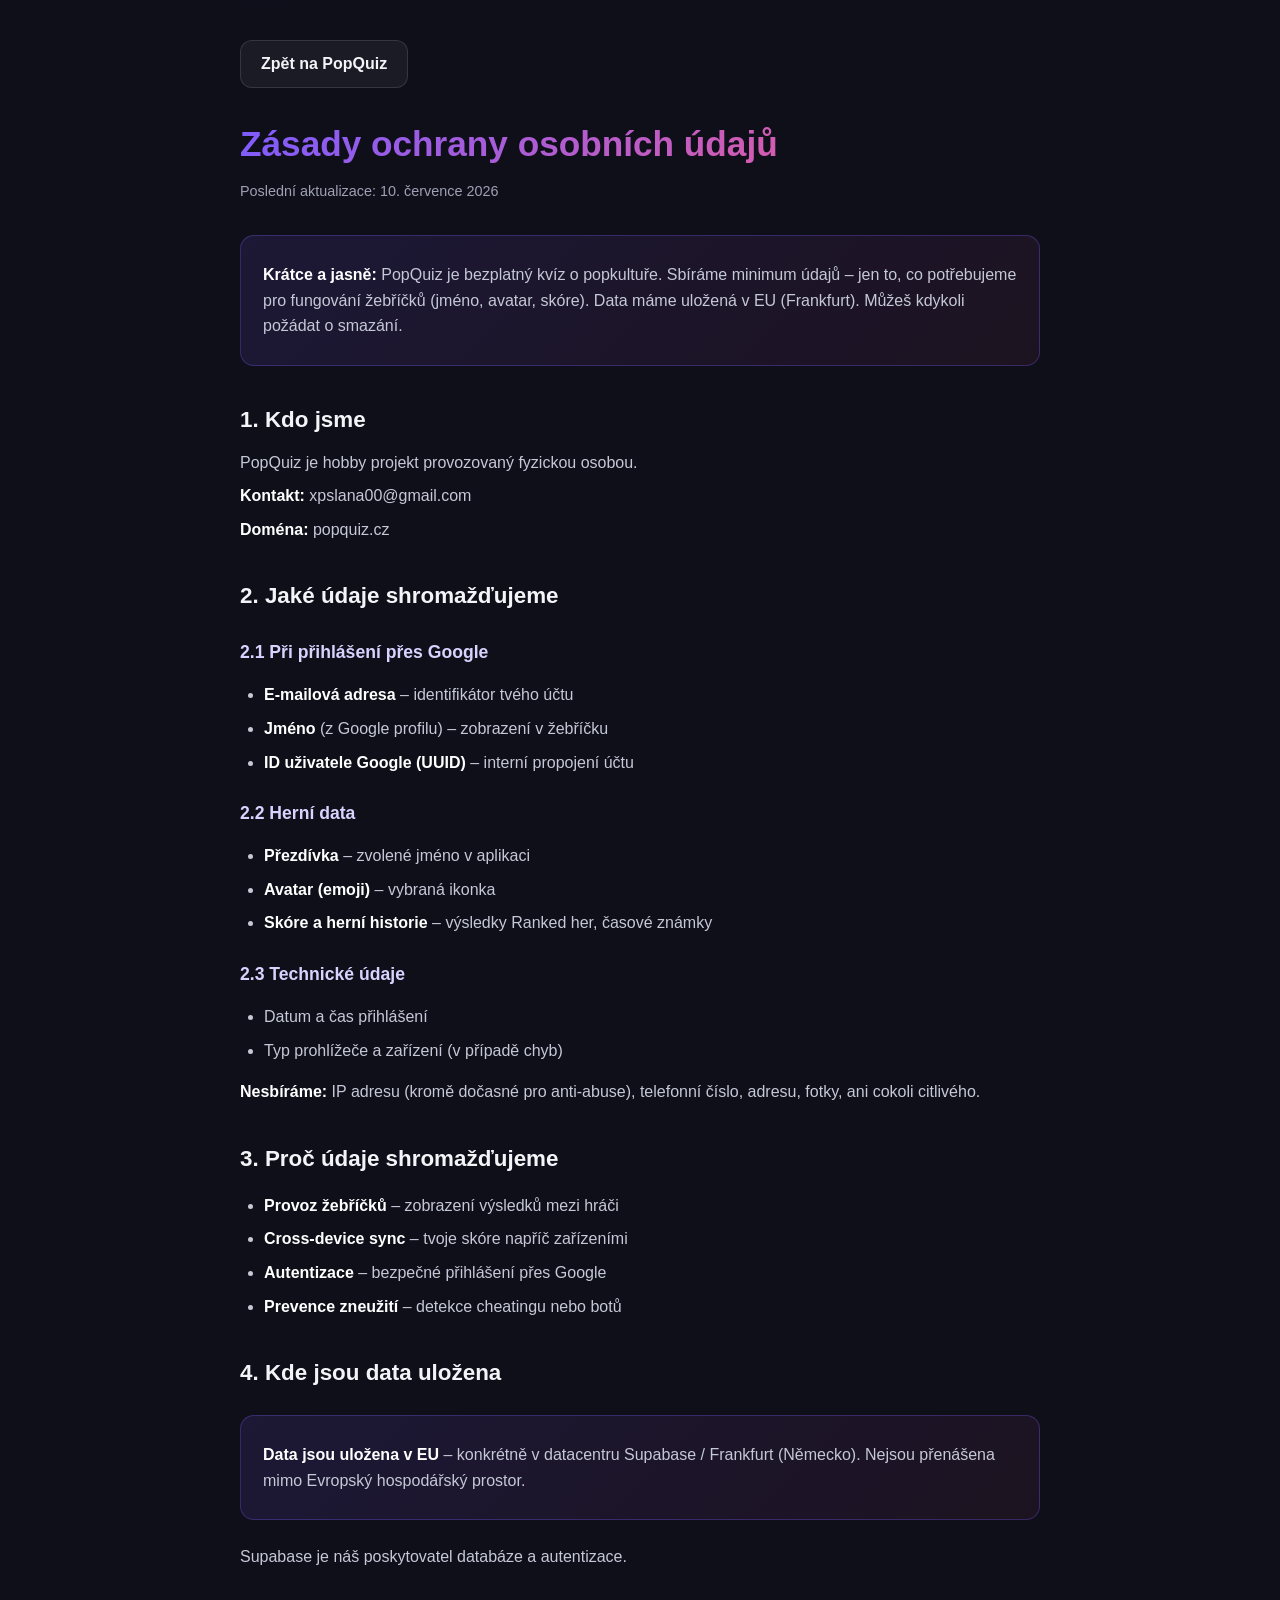
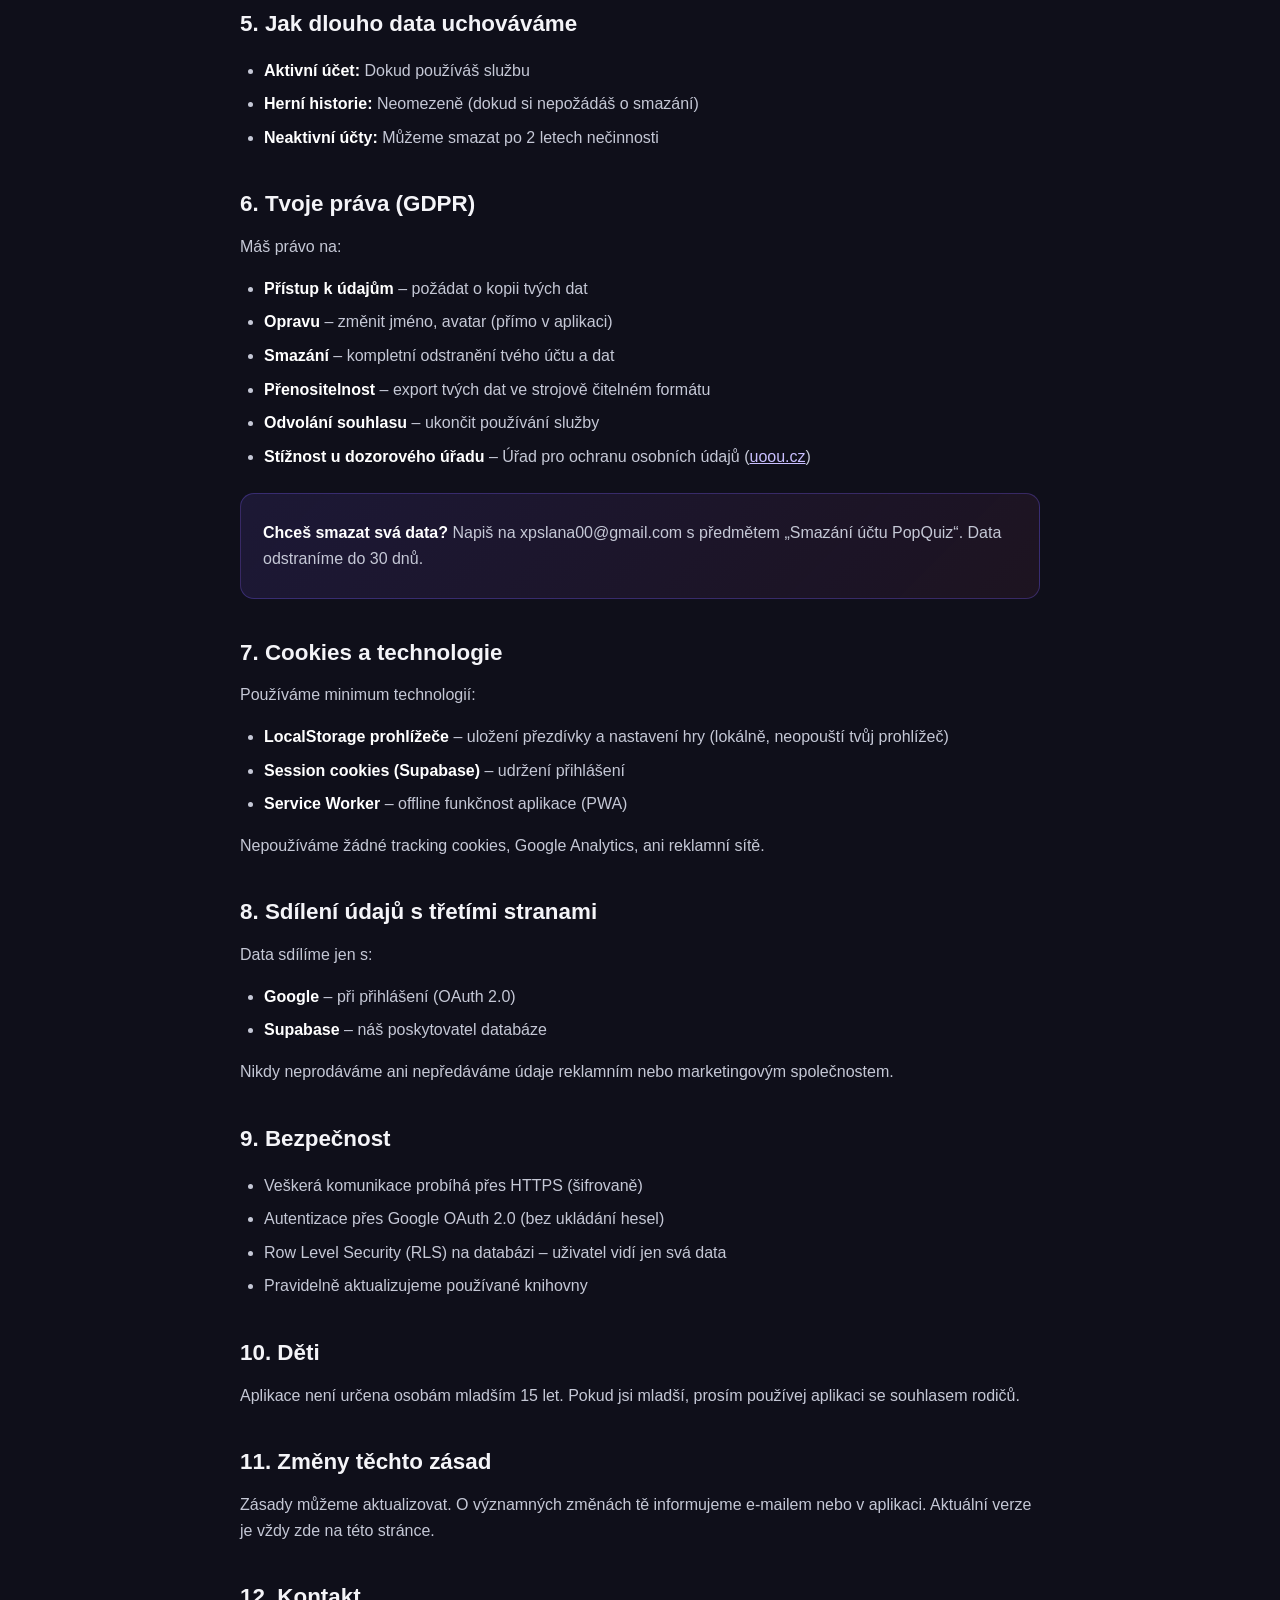
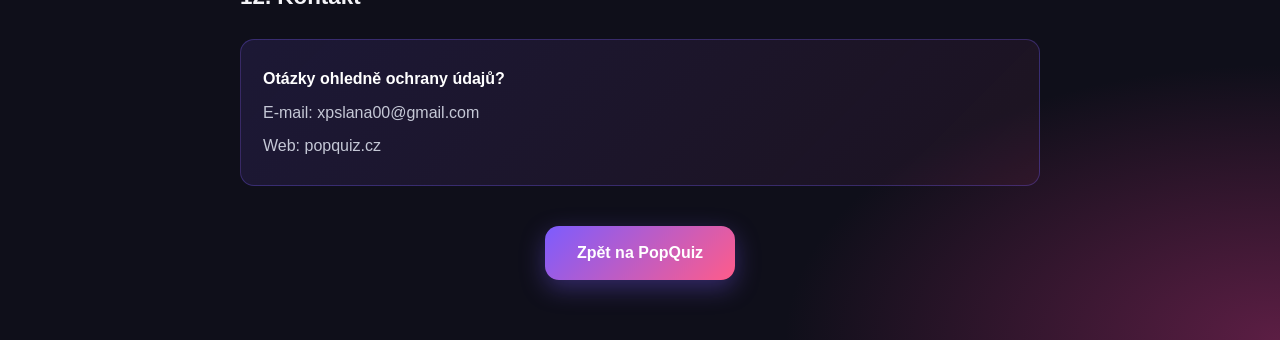
<file: privacy.html>
<!DOCTYPE html>
<html lang="cs">
<head>
    <meta charset="UTF-8">
    <meta name="viewport" content="width=device-width, initial-scale=1">
    <title>Ochrana osobních údajů - PopQuiz</title>
    <style>
        body {
            margin: 0;
            padding: 0;
            font-family: -apple-system, BlinkMacSystemFont, "Segoe UI", sans-serif;
            background: #0f0f1a;
            background-image: radial-gradient(1200px 600px at 20% -10%, #2a1e5c 0%, transparent 60%), radial-gradient(900px 500px at 100% 100%, #5c1e44 0%, transparent 55%);
            color: #f4f4f8;
            min-height: 100vh;
            line-height: 1.6;
        }
        .wrap {
            max-width: 800px;
            margin: 0 auto;
            padding: 40px 20px 60px;
        }
        h1 {
            font-size: 2.2rem;
            margin: 0 0 8px;
            background: linear-gradient(135deg, #7c5cff, #ff5c8a);
            -webkit-background-clip: text;
            background-clip: text;
            color: transparent;
            font-weight: 800;
        }
        .meta {
            color: #9ea0b5;
            font-size: 0.9rem;
            margin: 0 0 32px;
        }
        h2 {
            font-size: 1.4rem;
            margin: 36px 0 12px;
            color: #f4f4f8;
        }
        h3 {
            font-size: 1.1rem;
            margin: 24px 0 8px;
            color: #d8d2ff;
        }
        p, li {
            color: #c5c8d6;
            margin: 8px 0;
        }
        strong {
            color: #ffffff;
            font-weight: 700;
        }
        ul {
            padding-left: 24px;
        }
        a {
            color: #c9bfff;
            text-decoration: underline;
        }
        a:hover {
            color: #ff5c8a;
        }
        .box {
            background: linear-gradient(135deg, rgba(124, 92, 255, 0.12), rgba(255, 92, 138, 0.06));
            border: 1px solid rgba(124, 92, 255, 0.3);
            border-radius: 14px;
            padding: 18px 22px;
            margin: 24px 0;
        }
        .back {
            display: inline-block;
            padding: 10px 20px;
            background: rgba(255,255,255,0.05);
            border: 1px solid rgba(255,255,255,0.12);
            border-radius: 12px;
            color: #f4f4f8;
            text-decoration: none;
            font-weight: 600;
            margin-bottom: 28px;
            transition: all 0.2s;
        }
        .back:hover {
            background: linear-gradient(135deg, #7c5cff, #ff5c8a);
            border-color: transparent;
            color: white;
            text-decoration: none;
        }
        .footer-back {
            margin-top: 40px;
            text-align: center;
        }
        .footer-back a {
            display: inline-block;
            padding: 14px 32px;
            background: linear-gradient(135deg, #7c5cff, #ff5c8a);
            color: white;
            text-decoration: none;
            border-radius: 14px;
            font-weight: 700;
            box-shadow: 0 8px 24px rgba(124, 92, 255, 0.35);
        }
    </style>
</head>
<body>
    <div class="wrap">
        <a class="back" href="https://popquiz.cz">Zpět na PopQuiz</a>
        
        <h1>Zásady ochrany osobních údajů</h1>
        <p class="meta">Poslední aktualizace: 10. července 2026</p>
        
        <div class="box">
            <p><strong>Krátce a jasně:</strong> PopQuiz je bezplatný kvíz o popkultuře. Sbíráme minimum údajů – jen to, co potřebujeme pro fungování žebříčků (jméno, avatar, skóre). Data máme uložená v EU (Frankfurt). Můžeš kdykoli požádat o smazání.</p>
        </div>
        
        <h2>1. Kdo jsme</h2>
        <p>PopQuiz je hobby projekt provozovaný fyzickou osobou.</p>
        <p><strong>Kontakt:</strong> xpslana00@gmail.com</p>
        <p><strong>Doména:</strong> popquiz.cz</p>
        
        <h2>2. Jaké údaje shromažďujeme</h2>
        
        <h3>2.1 Při přihlášení přes Google</h3>
        <ul>
            <li><strong>E-mailová adresa</strong> – identifikátor tvého účtu</li>
            <li><strong>Jméno</strong> (z Google profilu) – zobrazení v žebříčku</li>
            <li><strong>ID uživatele Google (UUID)</strong> – interní propojení účtu</li>
        </ul>
        
        <h3>2.2 Herní data</h3>
        <ul>
            <li><strong>Přezdívka</strong> – zvolené jméno v aplikaci</li>
            <li><strong>Avatar (emoji)</strong> – vybraná ikonka</li>
            <li><strong>Skóre a herní historie</strong> – výsledky Ranked her, časové známky</li>
        </ul>
        
        <h3>2.3 Technické údaje</h3>
        <ul>
            <li>Datum a čas přihlášení</li>
            <li>Typ prohlížeče a zařízení (v případě chyb)</li>
        </ul>
        
        <p><strong>Nesbíráme:</strong> IP adresu (kromě dočasné pro anti-abuse), telefonní číslo, adresu, fotky, ani cokoli citlivého.</p>
        
        <h2>3. Proč údaje shromažďujeme</h2>
        <ul>
            <li><strong>Provoz žebříčků</strong> – zobrazení výsledků mezi hráči</li>
            <li><strong>Cross-device sync</strong> – tvoje skóre napříč zařízeními</li>
            <li><strong>Autentizace</strong> – bezpečné přihlášení přes Google</li>
            <li><strong>Prevence zneužití</strong> – detekce cheatingu nebo botů</li>
        </ul>
        
        <h2>4. Kde jsou data uložena</h2>
        <div class="box">
            <p><strong>Data jsou uložena v EU</strong> – konkrétně v datacentru Supabase / Frankfurt (Německo). Nejsou přenášena mimo Evropský hospodářský prostor.</p>
        </div>
        <p>Supabase je náš poskytovatel databáze a autentizace.</p>
        
        <h2>5. Jak dlouho data uchováváme</h2>
        <ul>
            <li><strong>Aktivní účet:</strong> Dokud používáš službu</li>
            <li><strong>Herní historie:</strong> Neomezeně (dokud si nepožádáš o smazání)</li>
            <li><strong>Neaktivní účty:</strong> Můžeme smazat po 2 letech nečinnosti</li>
        </ul>
        
        <h2>6. Tvoje práva (GDPR)</h2>
        <p>Máš právo na:</p>
        <ul>
            <li><strong>Přístup k údajům</strong> – požádat o kopii tvých dat</li>
            <li><strong>Opravu</strong> – změnit jméno, avatar (přímo v aplikaci)</li>
            <li><strong>Smazání</strong> – kompletní odstranění tvého účtu a dat</li>
            <li><strong>Přenositelnost</strong> – export tvých dat ve strojově čitelném formátu</li>
            <li><strong>Odvolání souhlasu</strong> – ukončit používání služby</li>
            <li><strong>Stížnost u dozorového úřadu</strong> – Úřad pro ochranu osobních údajů (<a href="https://www.uoou.cz">uoou.cz</a>)</li>
        </ul>
        
        <div class="box">
            <p><strong>Chceš smazat svá data?</strong> Napiš na xpslana00@gmail.com s předmětem „Smazání účtu PopQuiz“. Data odstraníme do 30 dnů.</p>
        </div>
        
        <h2>7. Cookies a technologie</h2>
        <p>Používáme minimum technologií:</p>
        <ul>
            <li><strong>LocalStorage prohlížeče</strong> – uložení přezdívky a nastavení hry (lokálně, neopouští tvůj prohlížeč)</li>
            <li><strong>Session cookies (Supabase)</strong> – udržení přihlášení</li>
            <li><strong>Service Worker</strong> – offline funkčnost aplikace (PWA)</li>
        </ul>
        <p>Nepoužíváme žádné tracking cookies, Google Analytics, ani reklamní sítě.</p>
        
        <h2>8. Sdílení údajů s třetími stranami</h2>
        <p>Data sdílíme jen s:</p>
        <ul>
            <li><strong>Google</strong> – při přihlášení (OAuth 2.0)</li>
            <li><strong>Supabase</strong> – náš poskytovatel databáze</li>
        </ul>
        <p>Nikdy neprodáváme ani nepředáváme údaje reklamním nebo marketingovým společnostem.</p>
        
        <h2>9. Bezpečnost</h2>
        <ul>
            <li>Veškerá komunikace probíhá přes HTTPS (šifrovaně)</li>
            <li>Autentizace přes Google OAuth 2.0 (bez ukládání hesel)</li>
            <li>Row Level Security (RLS) na databázi – uživatel vidí jen svá data</li>
            <li>Pravidelně aktualizujeme používané knihovny</li>
        </ul>
        
        <h2>10. Děti</h2>
        <p>Aplikace není určena osobám mladším 15 let. Pokud jsi mladší, prosím používej aplikaci se souhlasem rodičů.</p>
        
        <h2>11. Změny těchto zásad</h2>
        <p>Zásady můžeme aktualizovat. O významných změnách tě informujeme e-mailem nebo v aplikaci. Aktuální verze je vždy zde na této stránce.</p>
        
        <h2>12. Kontakt</h2>
        <div class="box">
            <p><strong>Otázky ohledně ochrany údajů?</strong></p>
            <p>E-mail: xpslana00@gmail.com</p>
            <p>Web: popquiz.cz</p>
        </div>
        
        <div class="footer-back">
            <a href="https://popquiz.cz">Zpět na PopQuiz</a>
        </div>
    </div>
</body>
</html>
</file>
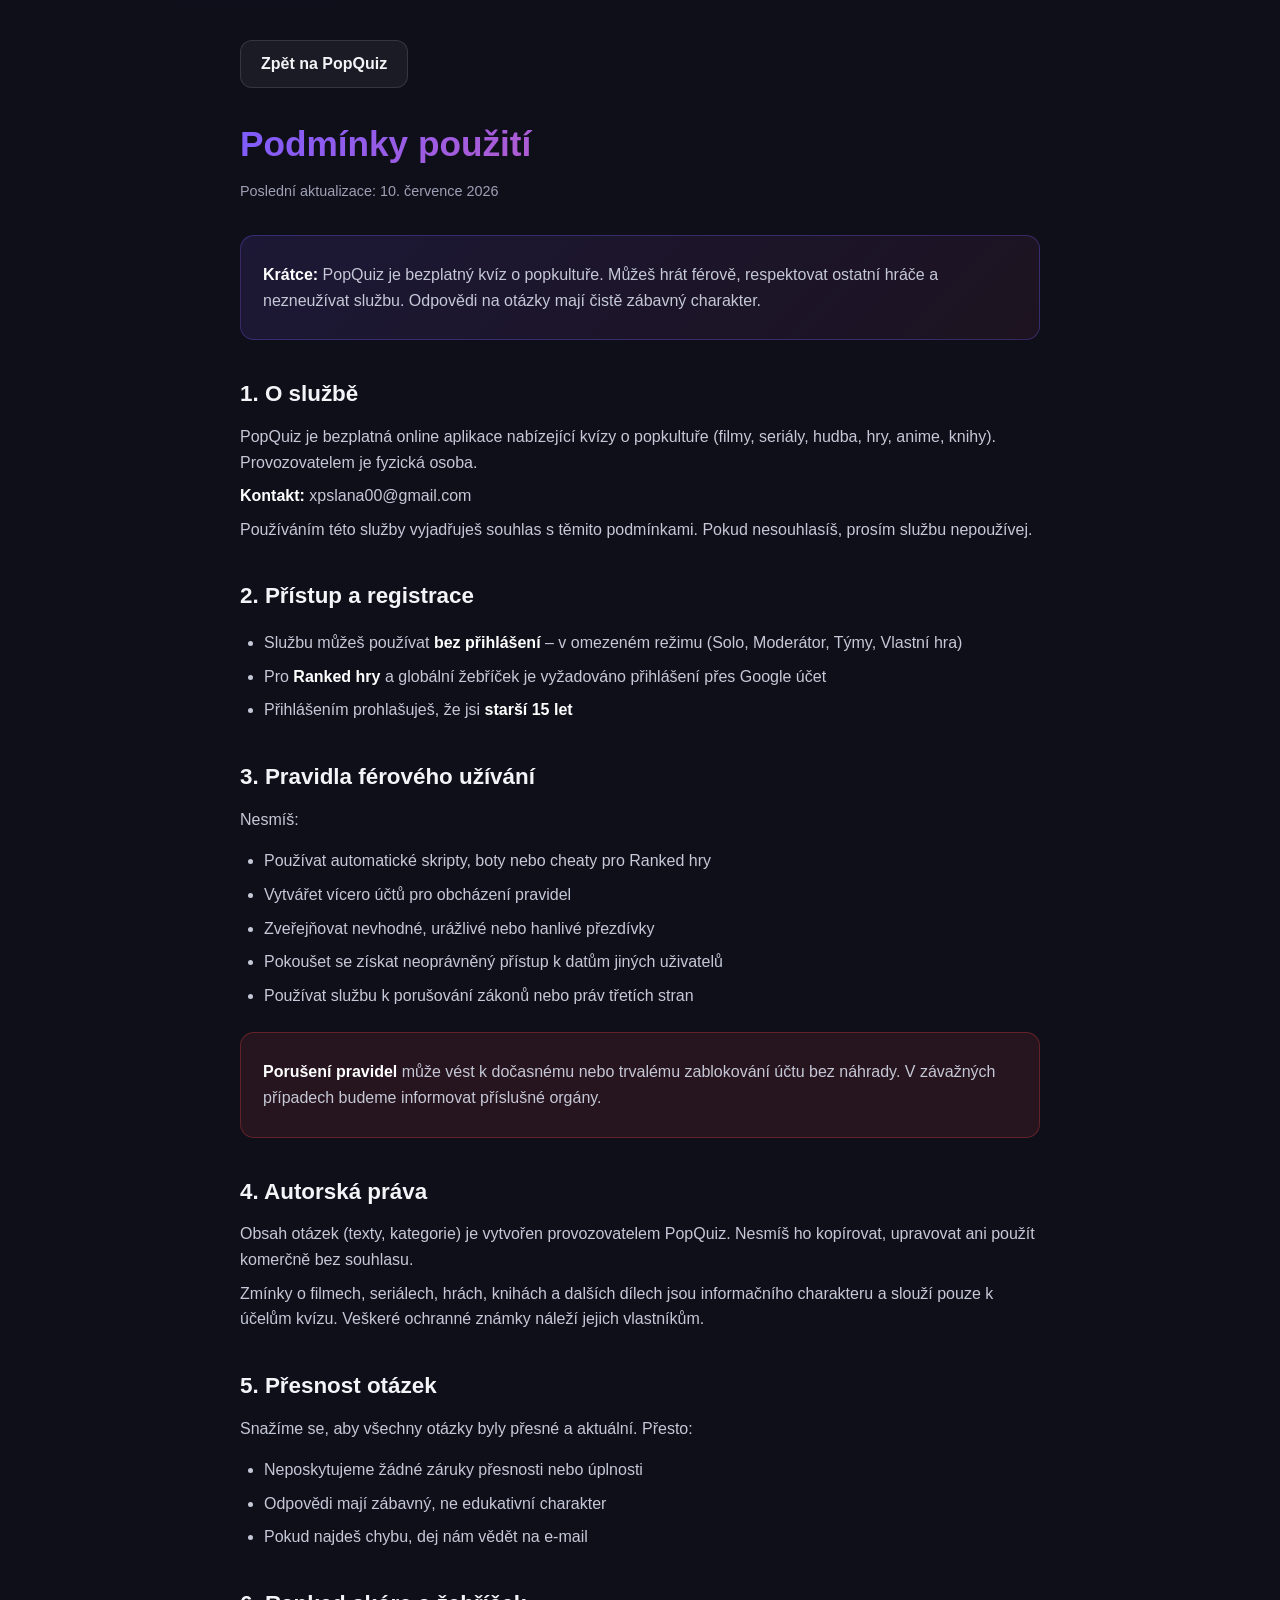
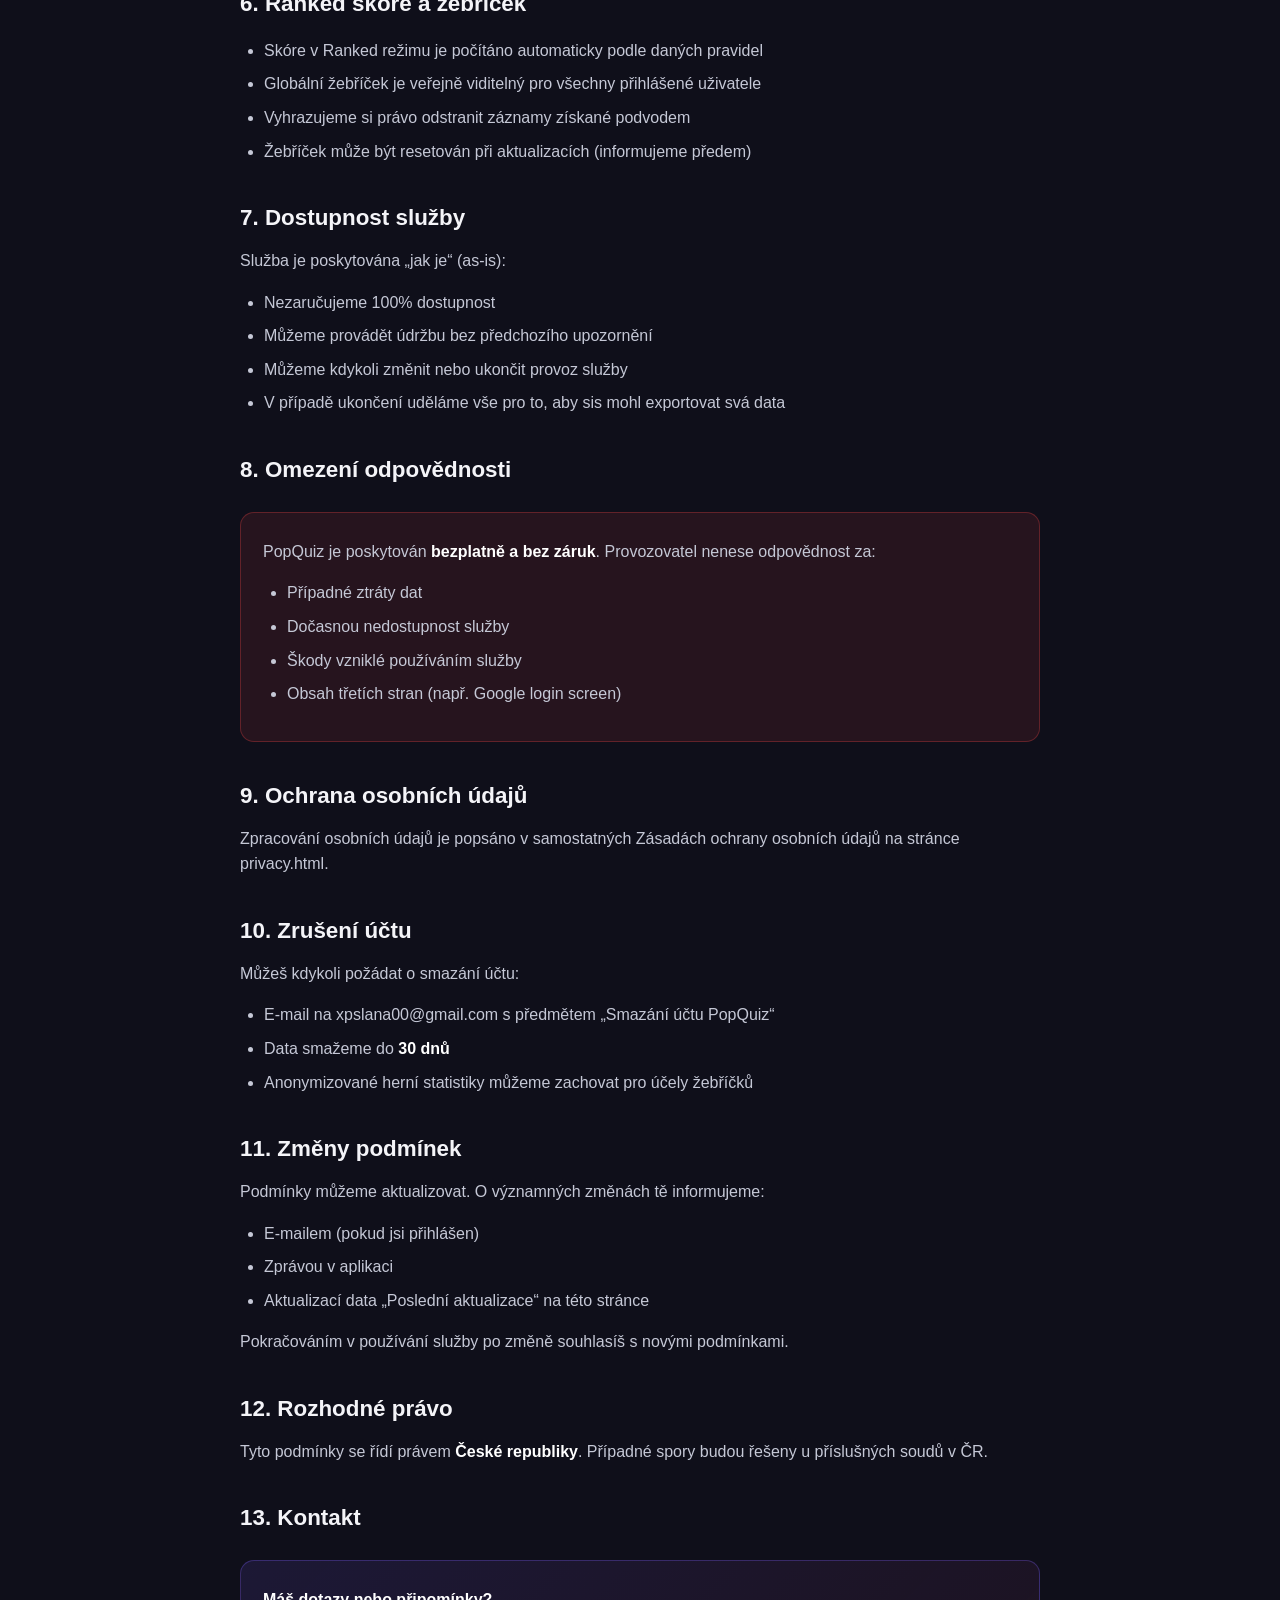
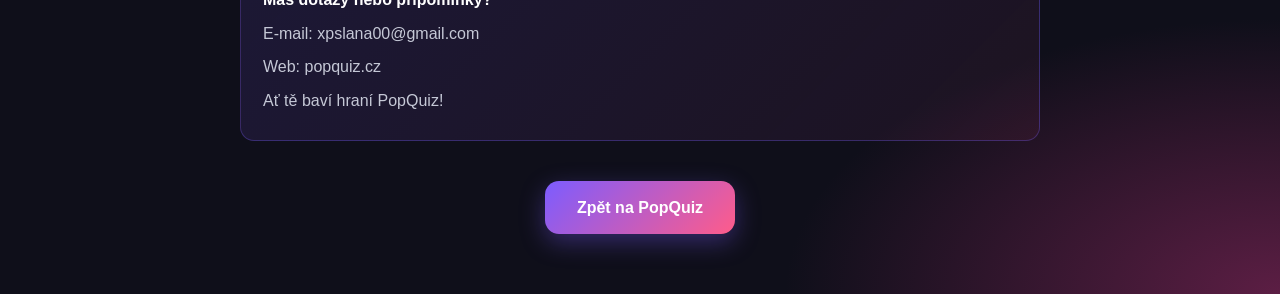
<file: terms.html>
<!DOCTYPE html>
<html lang="cs">
<head>
    <meta charset="UTF-8">
    <meta name="viewport" content="width=device-width, initial-scale=1">
    <title>Podmínky použití - PopQuiz</title>
    <style>
        body {
            margin: 0;
            padding: 0;
            font-family: -apple-system, BlinkMacSystemFont, "Segoe UI", sans-serif;
            background: #0f0f1a;
            background-image: radial-gradient(1200px 600px at 20% -10%, #2a1e5c 0%, transparent 60%), radial-gradient(900px 500px at 100% 100%, #5c1e44 0%, transparent 55%);
            color: #f4f4f8;
            min-height: 100vh;
            line-height: 1.6;
        }
        .wrap {
            max-width: 800px;
            margin: 0 auto;
            padding: 40px 20px 60px;
        }
        h1 {
            font-size: 2.2rem;
            margin: 0 0 8px;
            background: linear-gradient(135deg, #7c5cff, #ff5c8a);
            -webkit-background-clip: text;
            background-clip: text;
            color: transparent;
            font-weight: 800;
        }
        .meta {
            color: #9ea0b5;
            font-size: 0.9rem;
            margin: 0 0 32px;
        }
        h2 {
            font-size: 1.4rem;
            margin: 36px 0 12px;
            color: #f4f4f8;
        }
        p, li {
            color: #c5c8d6;
            margin: 8px 0;
        }
        strong {
            color: #ffffff;
            font-weight: 700;
        }
        ul {
            padding-left: 24px;
        }
        a {
            color: #c9bfff;
            text-decoration: underline;
        }
        a:hover {
            color: #ff5c8a;
        }
        .box {
            background: linear-gradient(135deg, rgba(124, 92, 255, 0.12), rgba(255, 92, 138, 0.06));
            border: 1px solid rgba(124, 92, 255, 0.3);
            border-radius: 14px;
            padding: 18px 22px;
            margin: 24px 0;
        }
        .warn {
            background: rgba(239, 68, 68, 0.1);
            border: 1px solid rgba(239, 68, 68, 0.3);
            border-radius: 14px;
            padding: 18px 22px;
            margin: 24px 0;
        }
        .back {
            display: inline-block;
            padding: 10px 20px;
            background: rgba(255,255,255,0.05);
            border: 1px solid rgba(255,255,255,0.12);
            border-radius: 12px;
            color: #f4f4f8;
            text-decoration: none;
            font-weight: 600;
            margin-bottom: 28px;
            transition: all 0.2s;
        }
        .back:hover {
            background: linear-gradient(135deg, #7c5cff, #ff5c8a);
            border-color: transparent;
            color: white;
            text-decoration: none;
        }
        .footer-back {
            margin-top: 40px;
            text-align: center;
        }
        .footer-back a {
            display: inline-block;
            padding: 14px 32px;
            background: linear-gradient(135deg, #7c5cff, #ff5c8a);
            color: white;
            text-decoration: none;
            border-radius: 14px;
            font-weight: 700;
            box-shadow: 0 8px 24px rgba(124, 92, 255, 0.35);
        }
    </style>
</head>
<body>
    <div class="wrap">
        <a class="back" href="https://popquiz.cz">Zpět na PopQuiz</a>
        
        <h1>Podmínky použití</h1>
        <p class="meta">Poslední aktualizace: 10. července 2026</p>
        
        <div class="box">
            <p><strong>Krátce:</strong> PopQuiz je bezplatný kvíz o popkultuře. Můžeš hrát férově, respektovat ostatní hráče a nezneužívat službu. Odpovědi na otázky mají čistě zábavný charakter.</p>
        </div>
        
        <h2>1. O službě</h2>
        <p>PopQuiz je bezplatná online aplikace nabízející kvízy o popkultuře (filmy, seriály, hudba, hry, anime, knihy). Provozovatelem je fyzická osoba.</p>
        <p><strong>Kontakt:</strong> xpslana00@gmail.com</p>
        <p>Používáním této služby vyjadřuješ souhlas s těmito podmínkami. Pokud nesouhlasíš, prosím službu nepoužívej.</p>
        
        <h2>2. Přístup a registrace</h2>
        <ul>
            <li>Službu můžeš používat <strong>bez přihlášení</strong> – v omezeném režimu (Solo, Moderátor, Týmy, Vlastní hra)</li>
            <li>Pro <strong>Ranked hry</strong> a globální žebříček je vyžadováno přihlášení přes Google účet</li>
            <li>Přihlášením prohlašuješ, že jsi <strong>starší 15 let</strong></li>
        </ul>
        
        <h2>3. Pravidla férového užívání</h2>
        <p>Nesmíš:</p>
        <ul>
            <li>Používat automatické skripty, boty nebo cheaty pro Ranked hry</li>
            <li>Vytvářet vícero účtů pro obcházení pravidel</li>
            <li>Zveřejňovat nevhodné, urážlivé nebo hanlivé přezdívky</li>
            <li>Pokoušet se získat neoprávněný přístup k datům jiných uživatelů</li>
            <li>Používat službu k porušování zákonů nebo práv třetích stran</li>
        </ul>
        
        <div class="warn">
            <p><strong>Porušení pravidel</strong> může vést k dočasnému nebo trvalému zablokování účtu bez náhrady. V závažných případech budeme informovat příslušné orgány.</p>
        </div>
        
        <h2>4. Autorská práva</h2>
        <p>Obsah otázek (texty, kategorie) je vytvořen provozovatelem PopQuiz. Nesmíš ho kopírovat, upravovat ani použít komerčně bez souhlasu.</p>
        <p>Zmínky o filmech, seriálech, hrách, knihách a dalších dílech jsou informačního charakteru a slouží pouze k účelům kvízu. Veškeré ochranné známky náleží jejich vlastníkům.</p>
        
        <h2>5. Přesnost otázek</h2>
        <p>Snažíme se, aby všechny otázky byly přesné a aktuální. Přesto:</p>
        <ul>
            <li>Neposkytujeme žádné záruky přesnosti nebo úplnosti</li>
            <li>Odpovědi mají zábavný, ne edukativní charakter</li>
            <li>Pokud najdeš chybu, dej nám vědět na e-mail</li>
        </ul>
        
        <h2>6. Ranked skóre a žebříček</h2>
        <ul>
            <li>Skóre v Ranked režimu je počítáno automaticky podle daných pravidel</li>
            <li>Globální žebříček je veřejně viditelný pro všechny přihlášené uživatele</li>
            <li>Vyhrazujeme si právo odstranit záznamy získané podvodem</li>
            <li>Žebříček může být resetován při aktualizacích (informujeme předem)</li>
        </ul>
        
        <h2>7. Dostupnost služby</h2>
        <p>Služba je poskytována „jak je“ (as-is):</p>
        <ul>
            <li>Nezaručujeme 100% dostupnost</li>
            <li>Můžeme provádět údržbu bez předchozího upozornění</li>
            <li>Můžeme kdykoli změnit nebo ukončit provoz služby</li>
            <li>V případě ukončení uděláme vše pro to, aby sis mohl exportovat svá data</li>
        </ul>
        
        <h2>8. Omezení odpovědnosti</h2>
        <div class="warn">
            <p>PopQuiz je poskytován <strong>bezplatně a bez záruk</strong>. Provozovatel nenese odpovědnost za:</p>
            <ul>
                <li>Případné ztráty dat</li>
                <li>Dočasnou nedostupnost služby</li>
                <li>Škody vzniklé používáním služby</li>
                <li>Obsah třetích stran (např. Google login screen)</li>
            </ul>
        </div>
        
        <h2>9. Ochrana osobních údajů</h2>
        <p>Zpracování osobních údajů je popsáno v samostatných Zásadách ochrany osobních údajů na stránce privacy.html.</p>
        
        <h2>10. Zrušení účtu</h2>
        <p>Můžeš kdykoli požádat o smazání účtu:</p>
        <ul>
            <li>E-mail na xpslana00@gmail.com s předmětem „Smazání účtu PopQuiz“</li>
            <li>Data smažeme do <strong>30 dnů</strong></li>
            <li>Anonymizované herní statistiky můžeme zachovat pro účely žebříčků</li>
        </ul>
        
        <h2>11. Změny podmínek</h2>
        <p>Podmínky můžeme aktualizovat. O významných změnách tě informujeme:</p>
        <ul>
            <li>E-mailem (pokud jsi přihlášen)</li>
            <li>Zprávou v aplikaci</li>
            <li>Aktualizací data „Poslední aktualizace“ na této stránce</li>
        </ul>
        <p>Pokračováním v používání služby po změně souhlasíš s novými podmínkami.</p>
        
        <h2>12. Rozhodné právo</h2>
        <p>Tyto podmínky se řídí právem <strong>České republiky</strong>. Případné spory budou řešeny u příslušných soudů v ČR.</p>
        
        <h2>13. Kontakt</h2>
        <div class="box">
            <p><strong>Máš dotazy nebo připomínky?</strong></p>
            <p>E-mail: xpslana00@gmail.com</p>
            <p>Web: popquiz.cz</p>
            <p>Ať tě baví hraní PopQuiz!</p>
        </div>
        
        <div class="footer-back">
            <a href="https://popquiz.cz">Zpět na PopQuiz</a>
        </div>
    </div>
</body>
</html>
</file>
